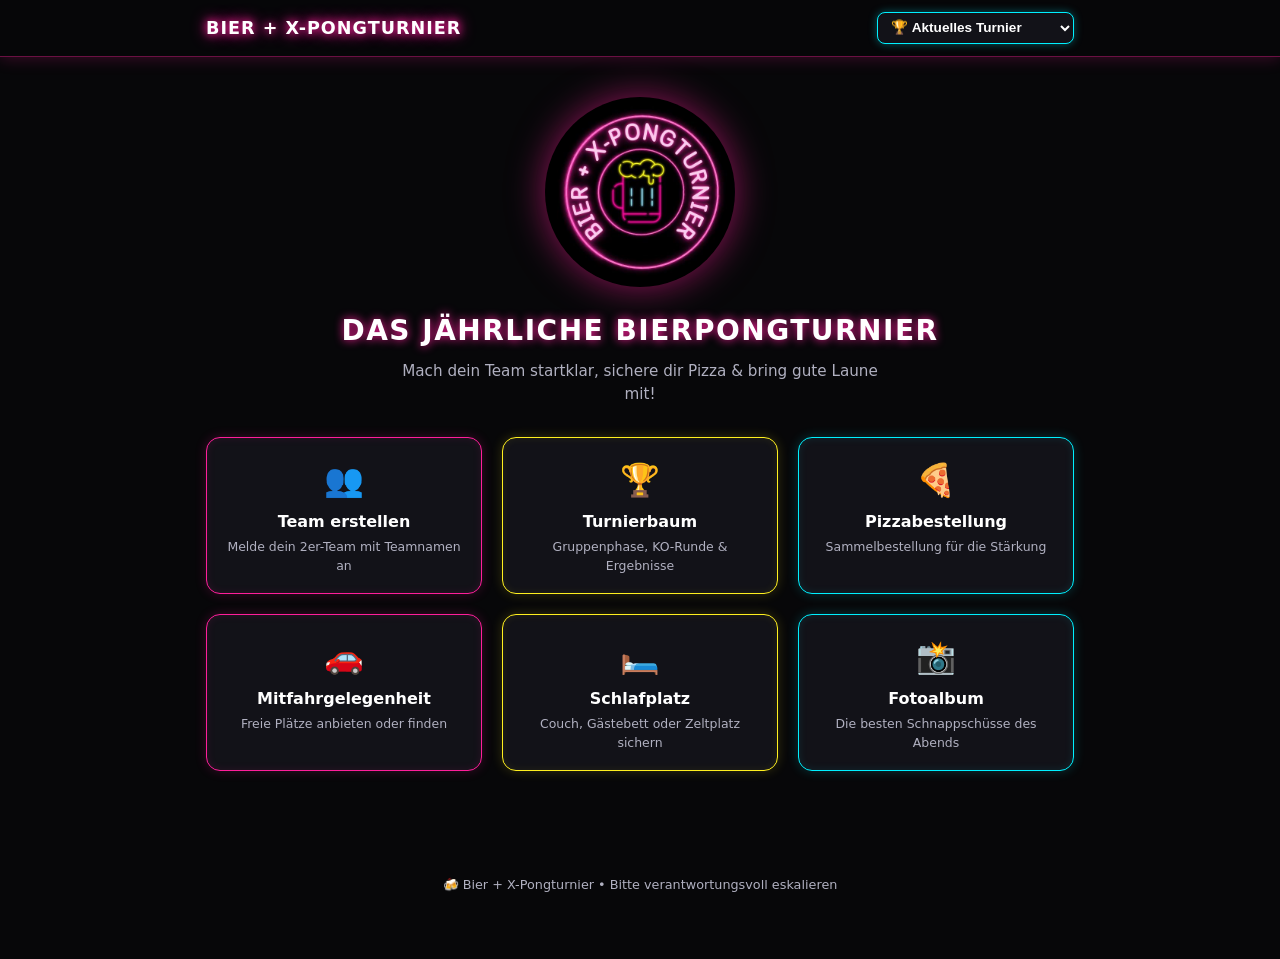
<file: index.html>
<!doctype html>
<html lang="de">
  <head>
    <meta charset="UTF-8" />
    <!-- Wichtig für die korrekte Darstellung auf Smartphones -->
    <meta name="viewport" content="width=device-width, initial-scale=1.0" />
    <title>Bier + X-Pongturnier</title>
    <link rel="stylesheet" href="style.css" />
  </head>
  <body>
    <!-- Top-Navigation (bleibt beim Scrollen oben kleben) -->
    <header class="navbar">
      <div class="nav-top">
        <a href="#" class="brand">BIER + X-PONGTURNIER</a>

        <!-- Dropdown für vergangene Turniere -->
        <div class="archive-dropdown">
          <select
            id="year-select"
            aria-label="Turnierjahr wählen"
            onchange="switchYear(this.value)"
          >
            <option value="current">🏆 Aktuelles Turnier</option>
            <option value="2025">⏮️ Turnier 2025 (Archiv)</option>
            <option value="2024">⏮️ Turnier 2024 (Archiv)</option>
          </select>
        </div>
      </div>
    </header>

    <!-- Hauptinhalt -->
    <main class="container">
      <!-- Hero-Bereich mit deinem Logo -->
      <section class="hero">
        <img src="logo.png" alt="Bier + X-Pongturnier Logo" class="hero-logo" />
        <h1 id="tournament-title">Das jährliche Bierpongturnier</h1>
        <p id="tournament-subtitle" class="subtitle">
          Mach dein Team startklar, sichere dir Pizza & bring gute Laune mit!
        </p>
        <div id="archive-badge" class="archive-badge hidden">
          Archiv-Ansicht: Es sind nur noch Turnierbaum & Fotoalbum verfügbar.
        </div>
      </section>

      <!-- Schnellauswahl-Kacheln (Dashboard) -->
      <section class="dashboard-grid">
        <a href="team.html" class="card card-pink active-year-only">
          <span class="card-icon">👥</span>
          <h2>Team erstellen</h2>
          <p>Melde dein 2er-Team mit Teamnamen an</p>
        </a>

        <a href="bracket.html" class="card card-yellow">
          <span class="card-icon">🏆</span>
          <h2>Turnierbaum</h2>
          <p>Gruppenphase, KO-Runde & Ergebnisse</p>
        </a>

        <a href="pizza.html" class="card card-cyan active-year-only">
          <span class="card-icon">🍕</span>
          <h2>Pizzabestellung</h2>
          <p>Sammelbestellung für die Stärkung</p>
        </a>

        <a href="rides.html" class="card card-pink active-year-only">
          <span class="card-icon">🚗</span>
          <h2>Mitfahrgelegenheit</h2>
          <p>Freie Plätze anbieten oder finden</p>
        </a>

        <a href="sleep.html" class="card card-yellow active-year-only">
          <span class="card-icon">🛏️</span>
          <h2>Schlafplatz</h2>
          <p>Couch, Gästebett oder Zeltplatz sichern</p>
        </a>

        <a href="photos.html" class="card card-cyan">
          <span class="card-icon">📸</span>
          <h2>Fotoalbum</h2>
          <p>Die besten Schnappschüsse des Abends</p>
        </a>
      </section>
    </main>

    <footer>
      <p>🍻 Bier + X-Pongturnier • Bitte verantwortungsvoll eskalieren</p>
    </footer>

    <!-- Kleines Skript für den Wechsel zwischen aktuellem Turnier und vergangenen Jahren -->
    <script>
      function switchYear(year) {
        const activeOnlyElements =
          document.querySelectorAll(".active-year-only");
        const title = document.getElementById("tournament-title");
        const subtitle = document.getElementById("tournament-subtitle");
        const badge = document.getElementById("archive-badge");

        if (year === "current") {
          // Alle 6 Optionen anzeigen
          activeOnlyElements.forEach((el) => el.classList.remove("hidden"));
          title.textContent = "Das große Jahres-Turnier";
          subtitle.classList.remove("hidden");
          badge.classList.add("hidden");
        } else {
          // Nur Turnierbaum & Fotoalbum anzeigen
          activeOnlyElements.forEach((el) => el.classList.add("hidden"));
          title.textContent = "Turnier-Rückblick " + year;
          subtitle.classList.add("hidden");
          badge.classList.remove("hidden");
        }
      }
    </script>
  </body>
</html>
</file>
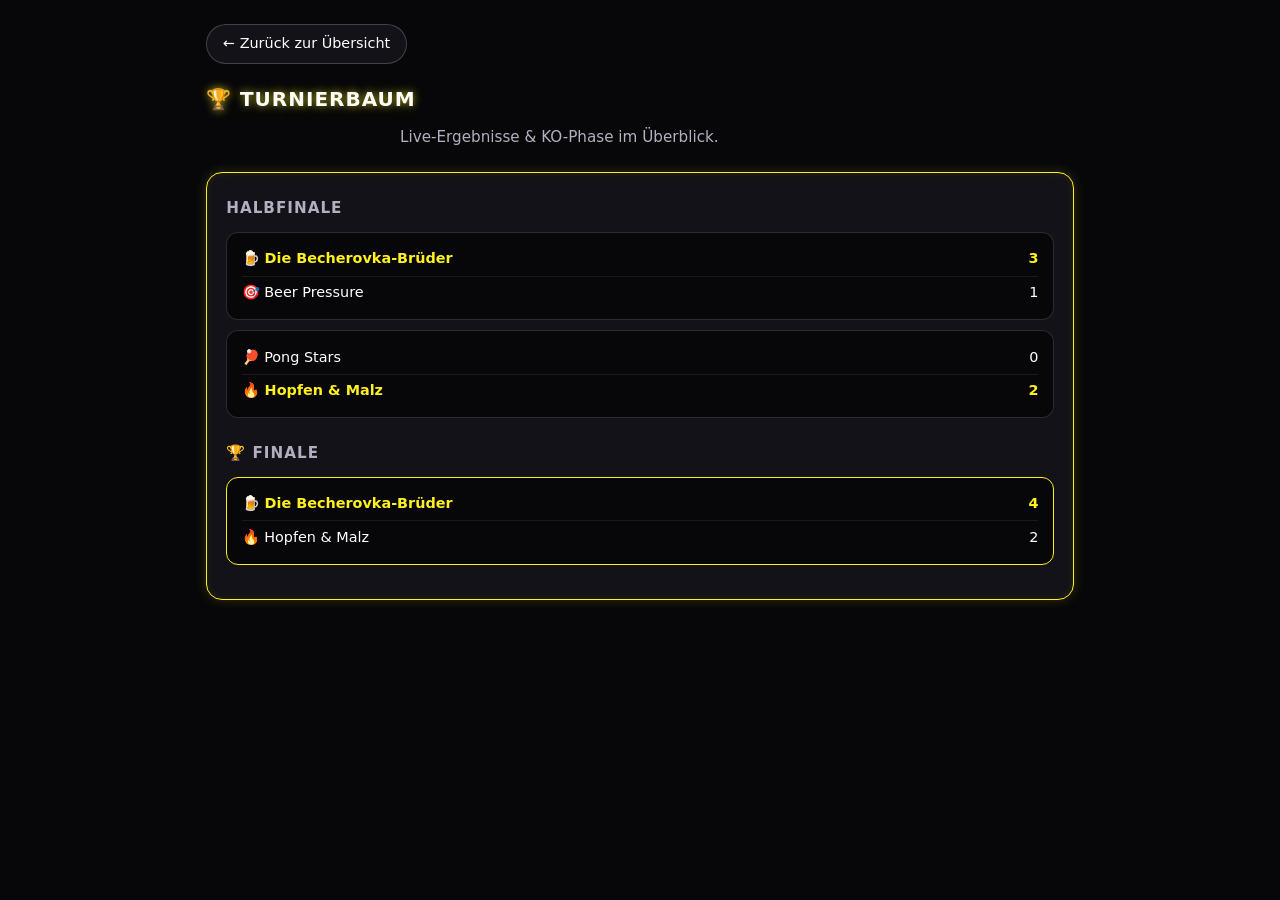
<file: bracket.html>
<!doctype html>
<html lang="de">
  <head>
    <meta charset="UTF-8" />
    <meta name="viewport" content="width=device-width, initial-scale=1.0" />
    <title>Turnierbaum | Bier + X-Pongturnier</title>
    <link rel="stylesheet" href="style.css" />
  </head>
  <body>
    <main class="container">
      <div class="subpage-header">
        <a href="index.html" class="back-btn">← Zurück zur Übersicht</a>
        <h1 id="page-title" class="section-title yellow-glow">
          🏆 Turnierbaum
        </h1>
        <p class="subtitle">Live-Ergebnisse & KO-Phase im Überblick.</p>
      </div>

      <section class="content-box card-yellow">
        <div class="bracket-round">
          <h3>Halbfinale</h3>
          <div class="match-card">
            <div class="match-team winner">
              <span>🍺 Die Becherovka-Brüder</span><span>3</span>
            </div>
            <div class="match-team">
              <span>🎯 Beer Pressure</span><span>1</span>
            </div>
          </div>
          <div class="match-card">
            <div class="match-team">
              <span>🏓 Pong Stars</span><span>0</span>
            </div>
            <div class="match-team winner">
              <span>🔥 Hopfen & Malz</span><span>2</span>
            </div>
          </div>
        </div>

        <div class="bracket-round" style="margin-bottom: 0">
          <h3>🏆 Finale</h3>
          <div class="match-card" style="border-color: var(--neon-yellow)">
            <div class="match-team winner">
              <span>🍺 Die Becherovka-Brüder</span><span>4</span>
            </div>
            <div class="match-team">
              <span>🔥 Hopfen & Malz</span><span>2</span>
            </div>
          </div>
        </div>
      </section>
    </main>

    <script>
      const params = new URLSearchParams(window.location.search);
      const year = params.get("year");
      if (year) {
        document.getElementById("page-title").textContent =
          "🏆 Turnierbaum " + year;
      }
    </script>
  </body>
</html>
</file>
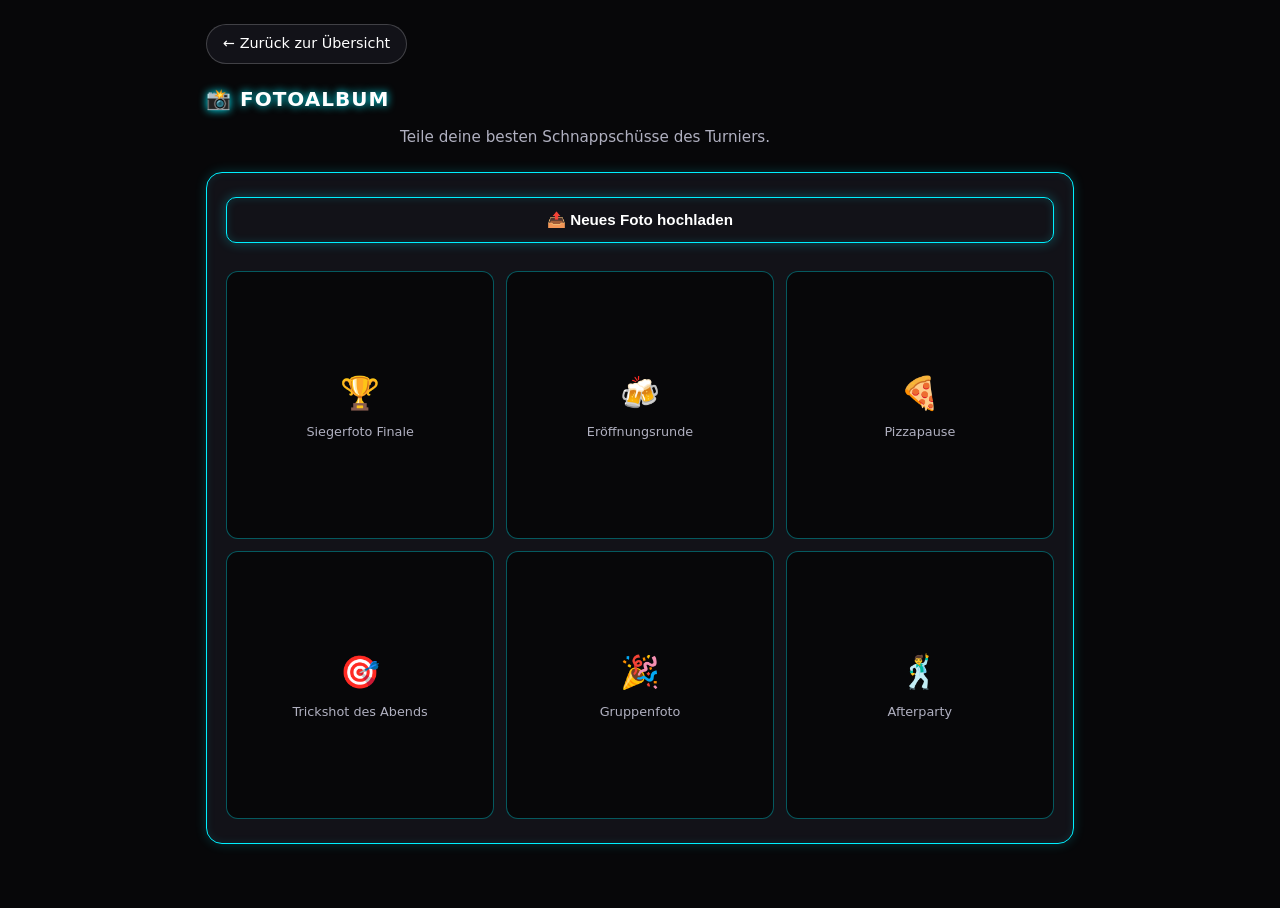
<file: photos.html>
<!doctype html>
<html lang="de">
  <head>
    <meta charset="UTF-8" />
    <meta name="viewport" content="width=device-width, initial-scale=1.0" />
    <title>Fotoalbum | Bier + X-Pongturnier</title>
    <link rel="stylesheet" href="style.css" />
  </head>
  <body>
    <main class="container">
      <div class="subpage-header">
        <a href="index.html" class="back-btn">← Zurück zur Übersicht</a>
        <h1 id="page-title" class="section-title cyan-glow">📸 Fotoalbum</h1>
        <p class="subtitle">Teile deine besten Schnappschüsse des Turniers.</p>
      </div>

      <section class="content-box card-cyan">
        <button
          id="upload-btn"
          class="btn-neon btn-cyan"
          style="margin-top: 0; margin-bottom: 0.75rem"
          onclick="
            alert(
              'Prototyp-Hinweis: Foto-Upload-Dialog würde sich hier öffnen!',
            )
          "
        >
          📤 Neues Foto hochladen
        </button>

        <div class="photo-grid">
          <div class="photo-placeholder">
            <span>🏆</span>
            Siegerfoto Finale
          </div>
          <div class="photo-placeholder">
            <span>🍻</span>
            Eröffnungsrunde
          </div>
          <div class="photo-placeholder">
            <span>🍕</span>
            Pizzapause
          </div>
          <div class="photo-placeholder">
            <span>🎯</span>
            Trickshot des Abends
          </div>
          <div class="photo-placeholder">
            <span>🎉</span>
            Gruppenfoto
          </div>
          <div class="photo-placeholder">
            <span>🕺</span>
            Afterparty
          </div>
        </div>
      </section>
    </main>

    <script>
      const params = new URLSearchParams(window.location.search);
      const year = params.get("year");
      if (year) {
        document.getElementById("page-title").textContent =
          "📸 Fotoalbum " + year;
        document.getElementById("upload-btn").classList.add("hidden");
      }
    </script>
  </body>
</html>
</file>
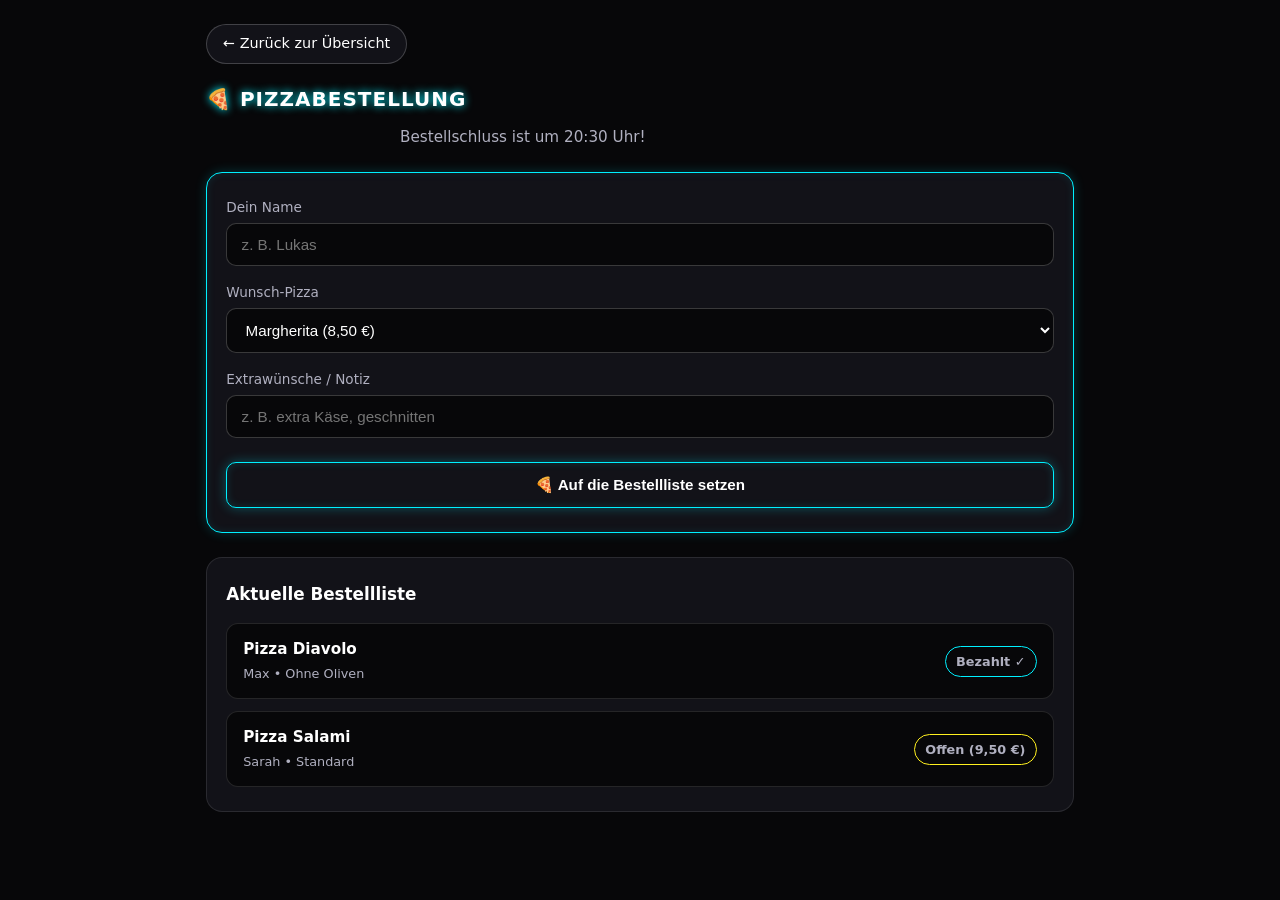
<file: pizza.html>
<!doctype html>
<html lang="de">
  <head>
    <meta charset="UTF-8" />
    <meta name="viewport" content="width=device-width, initial-scale=1.0" />
    <title>Pizzabestellung | Bier + X-Pongturnier</title>
    <link rel="stylesheet" href="style.css" />
  </head>
  <body>
    <main class="container">
      <div class="subpage-header">
        <a href="index.html" class="back-btn">← Zurück zur Übersicht</a>
        <h1 class="section-title cyan-glow">🍕 Pizzabestellung</h1>
        <p class="subtitle">Bestellschluss ist um 20:30 Uhr!</p>
      </div>

      <section class="content-box card-cyan" style="margin-bottom: 1.5rem">
        <div class="form-group">
          <label>Dein Name</label>
          <input type="text" class="input-field" placeholder="z. B. Lukas" />
        </div>
        <div class="form-group">
          <label>Wunsch-Pizza</label>
          <select class="input-field">
            <option>Margherita (8,50 €)</option>
            <option>Salami (9,50 €)</option>
            <option>Prosciutto e Funghi (10,00 €)</option>
            <option>Diavolo – scharf (10,50 €)</option>
          </select>
        </div>
        <div class="form-group">
          <label>Extrawünsche / Notiz</label>
          <input
            type="text"
            class="input-field"
            placeholder="z. B. extra Käse, geschnitten"
          />
        </div>
        <button
          class="btn-neon btn-cyan"
          onclick="
            alert('Prototyp-Hinweis: Pizza wurde zur Liste hinzugefügt!')
          "
        >
          🍕 Auf die Bestellliste setzen
        </button>
      </section>

      <section
        class="content-box"
        style="border: 1px solid rgba(255, 255, 255, 0.1)"
      >
        <h2 style="font-size: 1.05rem">Aktuelle Bestellliste</h2>
        <div class="dummy-list">
          <div class="list-item">
            <div>
              <strong>Pizza Diavolo</strong>
              <span>Max • Ohne Oliven</span>
            </div>
            <span class="badge badge-cyan">Bezahlt ✓</span>
          </div>
          <div class="list-item">
            <div>
              <strong>Pizza Salami</strong>
              <span>Sarah • Standard</span>
            </div>
            <span class="badge badge-yellow">Offen (9,50 €)</span>
          </div>
        </div>
      </section>
    </main>
  </body>
</html>
</file>
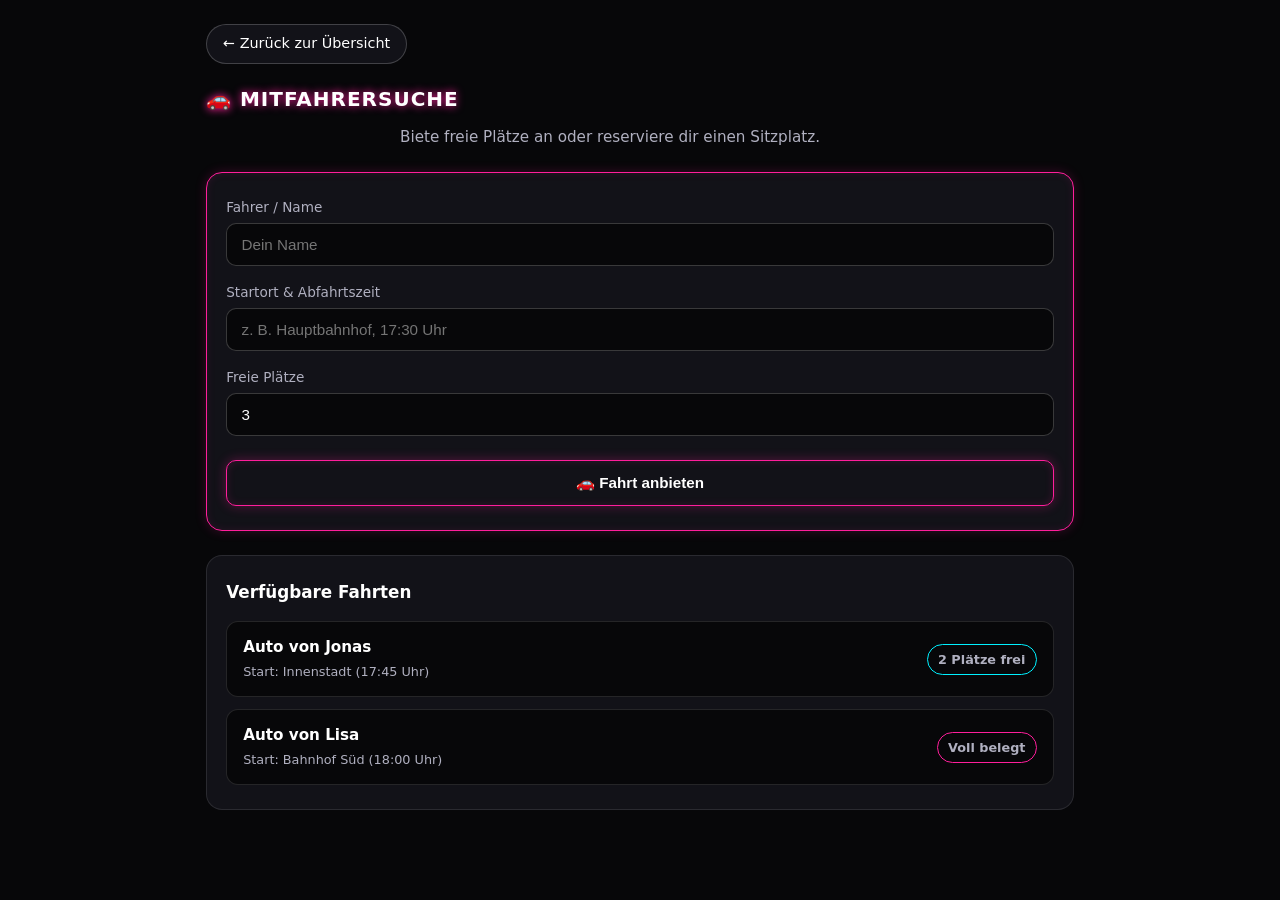
<file: rides.html>
<!doctype html>
<html lang="de">
  <head>
    <meta charset="UTF-8" />
    <meta name="viewport" content="width=device-width, initial-scale=1.0" />
    <title>Mitfahrersuche | Bier + X-Pongturnier</title>
    <link rel="stylesheet" href="style.css" />
  </head>
  <body>
    <main class="container">
      <div class="subpage-header">
        <a href="index.html" class="back-btn">← Zurück zur Übersicht</a>
        <h1 class="section-title pink-glow">🚗 Mitfahrersuche</h1>
        <p class="subtitle">
          Biete freie Plätze an oder reserviere dir einen Sitzplatz.
        </p>
      </div>

      <section class="content-box card-pink" style="margin-bottom: 1.5rem">
        <div class="form-group">
          <label>Fahrer / Name</label>
          <input type="text" class="input-field" placeholder="Dein Name" />
        </div>
        <div class="form-group">
          <label>Startort & Abfahrtszeit</label>
          <input
            type="text"
            class="input-field"
            placeholder="z. B. Hauptbahnhof, 17:30 Uhr"
          />
        </div>
        <div class="form-group">
          <label>Freie Plätze</label>
          <input type="number" class="input-field" value="3" min="1" max="8" />
        </div>
        <button
          class="btn-neon btn-pink"
          onclick="alert('Prototyp-Hinweis: Fahrtangebot eingetragen!')"
        >
          🚗 Fahrt anbieten
        </button>
      </section>

      <section
        class="content-box"
        style="border: 1px solid rgba(255, 255, 255, 0.1)"
      >
        <h2 style="font-size: 1.05rem">Verfügbare Fahrten</h2>
        <div class="dummy-list">
          <div class="list-item">
            <div>
              <strong>Auto von Jonas</strong>
              <span>Start: Innenstadt (17:45 Uhr)</span>
            </div>
            <span class="badge badge-cyan">2 Plätze frei</span>
          </div>
          <div class="list-item">
            <div>
              <strong>Auto von Lisa</strong>
              <span>Start: Bahnhof Süd (18:00 Uhr)</span>
            </div>
            <span class="badge badge-pink">Voll belegt</span>
          </div>
        </div>
      </section>
    </main>
  </body>
</html>
</file>
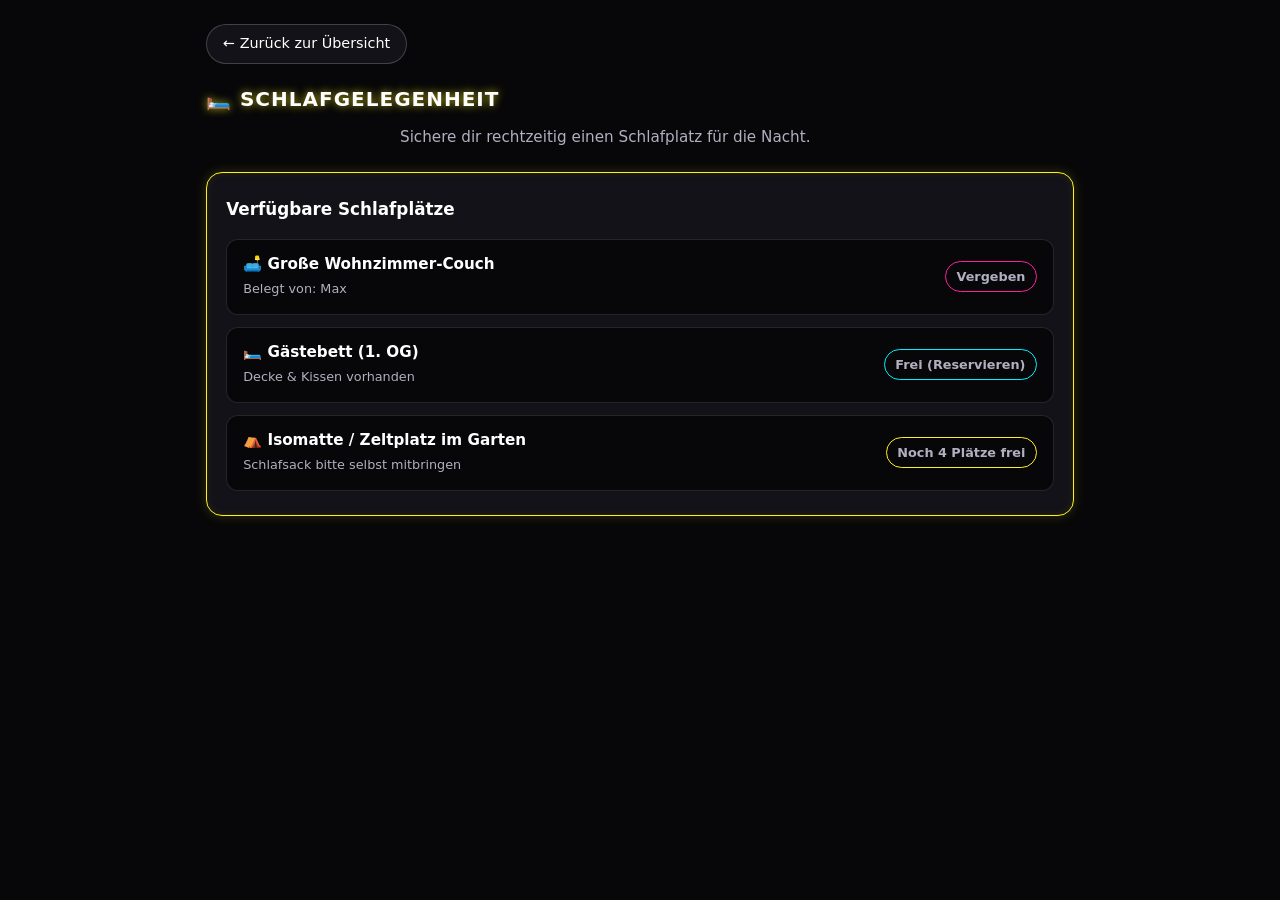
<file: sleep.html>
<!doctype html>
<html lang="de">
  <head>
    <meta charset="UTF-8" />
    <meta name="viewport" content="width=device-width, initial-scale=1.0" />
    <title>Schlafplatz | Bier + X-Pongturnier</title>
    <link rel="stylesheet" href="style.css" />
  </head>
  <body>
    <main class="container">
      <div class="subpage-header">
        <a href="index.html" class="back-btn">← Zurück zur Übersicht</a>
        <h1 class="section-title yellow-glow">🛏️ Schlafgelegenheit</h1>
        <p class="subtitle">
          Sichere dir rechtzeitig einen Schlafplatz für die Nacht.
        </p>
      </div>

      <section class="content-box card-yellow">
        <h2 style="font-size: 1.05rem">Verfügbare Schlafplätze</h2>
        <div class="dummy-list">
          <div class="list-item">
            <div>
              <strong>🛋️ Große Wohnzimmer-Couch</strong>
              <span>Belegt von: Max</span>
            </div>
            <span class="badge badge-pink">Vergeben</span>
          </div>
          <div class="list-item">
            <div>
              <strong>🛏️ Gästebett (1. OG)</strong>
              <span>Decke & Kissen vorhanden</span>
            </div>
            <span
              class="badge badge-cyan"
              style="cursor: pointer"
              onclick="alert('Prototyp-Hinweis: Schlafplatz reserviert!')"
              >Frei (Reservieren)</span
            >
          </div>
          <div class="list-item">
            <div>
              <strong>⛺ Isomatte / Zeltplatz im Garten</strong>
              <span>Schlafsack bitte selbst mitbringen</span>
            </div>
            <span
              class="badge badge-yellow"
              style="cursor: pointer"
              onclick="alert('Prototyp-Hinweis: Platz reserviert!')"
              >Noch 4 Plätze frei</span
            >
          </div>
        </div>
      </section>
    </main>
  </body>
</html>
</file>
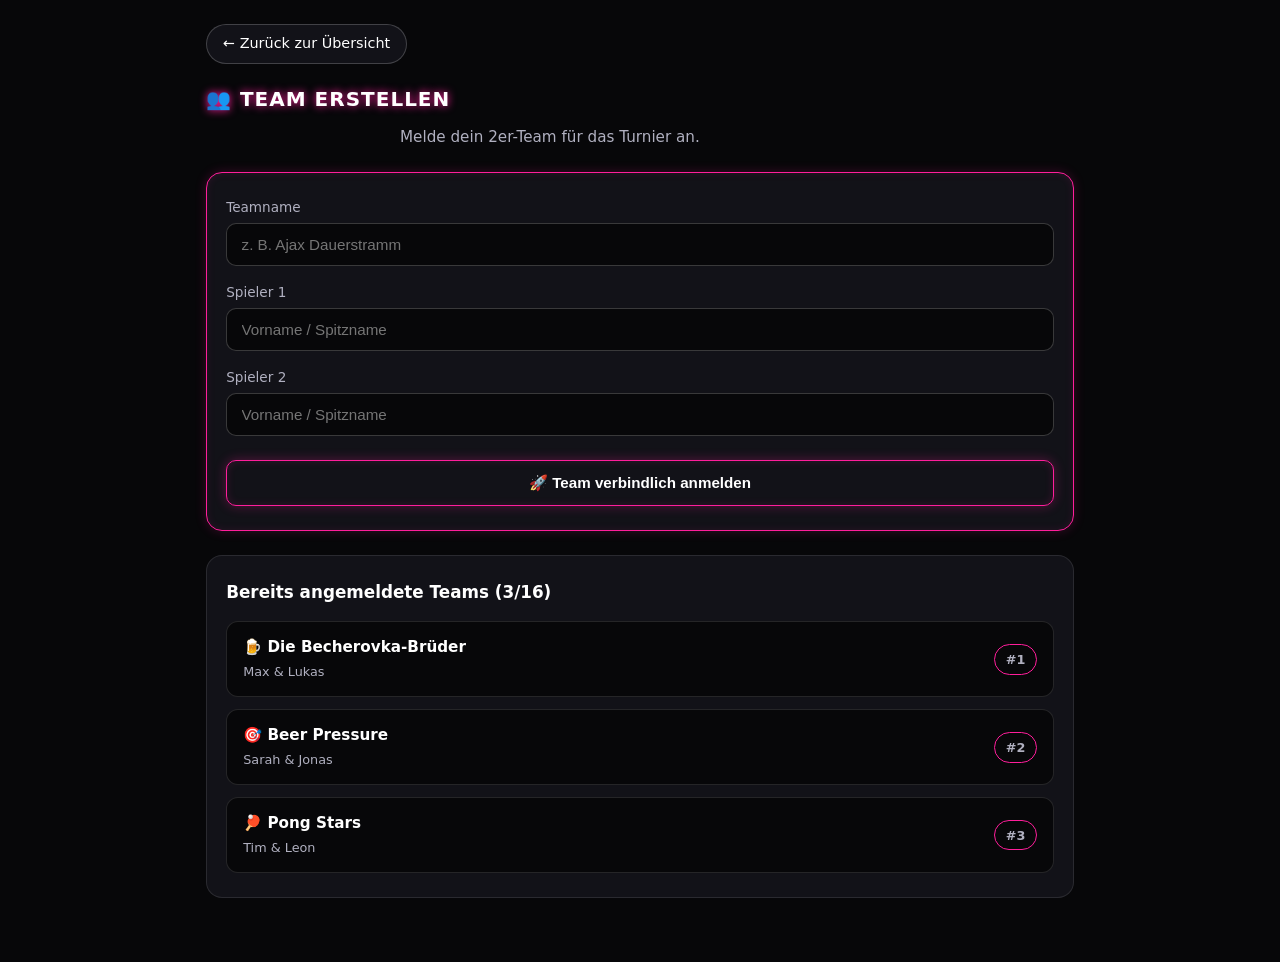
<file: team.html>
<!doctype html>
<html lang="de">
  <head>
    <meta charset="UTF-8" />
    <meta name="viewport" content="width=device-width, initial-scale=1.0" />
    <title>Team erstellen | Bier + X-Pongturnier</title>
    <link rel="stylesheet" href="style.css" />
  </head>
  <body>
    <main class="container">
      <div class="subpage-header">
        <a href="index.html" class="back-btn">← Zurück zur Übersicht</a>
        <h1 class="section-title pink-glow">👥 Team erstellen</h1>
        <p class="subtitle">Melde dein 2er-Team für das Turnier an.</p>
      </div>

      <section class="content-box card-pink" style="margin-bottom: 1.5rem">
        <div class="form-group">
          <label>Teamname</label>
          <input
            type="text"
            class="input-field"
            placeholder="z. B. Ajax Dauerstramm"
          />
        </div>
        <div class="form-group">
          <label>Spieler 1</label>
          <input
            type="text"
            class="input-field"
            placeholder="Vorname / Spitzname"
          />
        </div>
        <div class="form-group">
          <label>Spieler 2</label>
          <input
            type="text"
            class="input-field"
            placeholder="Vorname / Spitzname"
          />
        </div>
        <button
          class="btn-neon btn-pink"
          onclick="
            alert('Prototyp-Hinweis: Team würde hier gespeichert werden!')
          "
        >
          🚀 Team verbindlich anmelden
        </button>
      </section>

      <section
        class="content-box"
        style="border: 1px solid rgba(255, 255, 255, 0.1)"
      >
        <h2 style="font-size: 1.05rem">Bereits angemeldete Teams (3/16)</h2>
        <div class="dummy-list">
          <div class="list-item">
            <div>
              <strong>🍺 Die Becherovka-Brüder</strong>
              <span>Max & Lukas</span>
            </div>
            <span class="badge badge-pink">#1</span>
          </div>
          <div class="list-item">
            <div>
              <strong>🎯 Beer Pressure</strong>
              <span>Sarah & Jonas</span>
            </div>
            <span class="badge badge-pink">#2</span>
          </div>
          <div class="list-item">
            <div>
              <strong>🏓 Pong Stars</strong>
              <span>Tim & Leon</span>
            </div>
            <span class="badge badge-pink">#3</span>
          </div>
        </div>
      </section>
    </main>
  </body>
</html>
</file>
<file: style.css>
/* === Farbvariablen passend zum Neon-Logo === */
:root {
  --bg-dark: #070709;
  --bg-card: #121218;
  --neon-pink: #ff1e9b;
  --neon-yellow: #fff01f;
  --neon-cyan: #00f0ff;
  --text-main: #ffffff;
  --text-muted: #b0b0c0;
}

* {
  box-sizing: border-box;
  margin: 0;
  padding: 0;
}

html {
  scroll-behavior: smooth;
}

body {
  background-color: var(--bg-dark);
  color: var(--text-main);
  font-family:
    system-ui,
    -apple-system,
    BlinkMacSystemFont,
    "Segoe UI",
    Roboto,
    sans-serif;
  line-height: 1.5;
  padding-bottom: 3rem;
}

.hidden {
  display: none !important;
}

/* === Sticky Navigation (Mobile First) === */
.navbar {
  position: sticky;
  top: 0;
  z-index: 100;
  background: rgba(7, 7, 9, 0.92);
  backdrop-filter: blur(10px);
  border-bottom: 1px solid rgba(255, 30, 155, 0.4);
  box-shadow: 0 2px 15px rgba(255, 30, 155, 0.2);
}

.nav-top {
  display: flex;
  justify-content: space-between;
  align-items: center;
  padding: 0.75rem 1rem;
  max-width: 900px;
  margin: 0 auto;
}

.brand {
  color: #fff;
  text-decoration: none;
  font-weight: 800;
  letter-spacing: 1px;
  font-size: 1.1rem;
  text-shadow:
    0 0 8px var(--neon-pink),
    0 0 16px var(--neon-pink);
}

/* Dropdown für vergangene Turniere */
.archive-dropdown select {
  background-color: var(--bg-card);
  color: var(--text-main);
  border: 1px solid var(--neon-cyan);
  box-shadow: 0 0 8px rgba(0, 240, 255, 0.35);
  padding: 0.4rem 0.6rem;
  border-radius: 8px;
  font-size: 0.85rem;
  font-weight: 600;
  outline: none;
  cursor: pointer;
}

/* Horizontale Schnell-Navigation (wischbar auf dem Smartphone) */
.quick-nav {
  display: flex;
  gap: 0.5rem;
  overflow-x: auto;
  padding: 0.5rem 1rem 0.75rem;
  max-width: 900px;
  margin: 0 auto;
  scrollbar-width: none; /* Versteckt Scrollbalken in Firefox */
}

.quick-nav::-webkit-scrollbar {
  display: none; /* Versteckt Scrollbalken in Chrome/Safari */
}

.quick-nav a {
  flex: 0 0 auto;
  text-decoration: none;
  color: var(--text-main);
  background: var(--bg-card);
  border: 1px solid rgba(255, 255, 255, 0.15);
  padding: 0.4rem 0.85rem;
  border-radius: 999px;
  font-size: 0.85rem;
  font-weight: 500;
  transition: all 0.2s ease;
}

.quick-nav a:hover,
.quick-nav a:active {
  border-color: var(--neon-pink);
  box-shadow: 0 0 10px rgba(255, 30, 155, 0.5);
}

/* === Hauptcontainer & Hero === */
.container {
  max-width: 900px;
  margin: 0 auto;
  padding: 1rem;
}

.hero {
  text-align: center;
  padding: 1.5rem 0.5rem 2rem;
}

.hero-logo {
  width: 190px;
  height: 190px;
  object-fit: contain;
  border-radius: 50%;
  margin-bottom: 1rem;
  filter: drop-shadow(0 0 18px rgba(255, 30, 155, 0.55));
}

.hero h1 {
  font-size: 1.75rem;
  text-transform: uppercase;
  letter-spacing: 1.5px;
  margin-bottom: 0.5rem;
  text-shadow: 0 0 10px var(--neon-pink);
}

.subtitle {
  color: var(--text-muted);
  font-size: 0.95rem;
  max-width: 480px;
  margin: 0 auto;
}

.archive-badge {
  display: inline-block;
  margin-top: 0.75rem;
  padding: 0.5rem 1rem;
  border-radius: 8px;
  background: rgba(255, 240, 31, 0.1);
  border: 1px solid var(--neon-yellow);
  color: var(--neon-yellow);
  font-size: 0.9rem;
  box-shadow: 0 0 12px rgba(255, 240, 31, 0.25);
}

/* === Dashboard Kacheln (Mobile: 2 Spalten, Tablet/PC: 3 Spalten) === */
.dashboard-grid {
  display: grid;
  grid-template-columns: repeat(2, 1fr);
  gap: 0.9rem;
  margin-bottom: 2.5rem;
}

@media (min-width: 650px) {
  .dashboard-grid {
    grid-template-columns: repeat(3, 1fr);
    gap: 1.25rem;
  }
}

.card {
  background: var(--bg-card);
  border-radius: 14px;
  padding: 1.1rem 0.9rem;
  text-decoration: none;
  color: var(--text-main);
  display: flex;
  flex-direction: column;
  align-items: center;
  text-align: center;
  transition:
    transform 0.2s ease,
    box-shadow 0.2s ease;
}

.card:active,
.card:hover {
  transform: translateY(-3px);
}

.card-icon {
  font-size: 2rem;
  margin-bottom: 0.4rem;
}

.card h2 {
  font-size: 1rem;
  margin-bottom: 0.25rem;
}

.card p {
  font-size: 0.78rem;
  color: var(--text-muted);
}

/* Neon-Ränder der Kacheln */
.card-pink {
  border: 1px solid var(--neon-pink);
  box-shadow:
    0 0 12px rgba(255, 30, 155, 0.2),
    inset 0 0 8px rgba(255, 30, 155, 0.1);
}
.card-yellow {
  border: 1px solid var(--neon-yellow);
  box-shadow:
    0 0 12px rgba(255, 240, 31, 0.18),
    inset 0 0 8px rgba(255, 240, 31, 0.08);
}
.card-cyan {
  border: 1px solid var(--neon-cyan);
  box-shadow:
    0 0 12px rgba(0, 240, 255, 0.2),
    inset 0 0 8px rgba(0, 240, 255, 0.1);
}

/* === Einzelne Sektionen === */
.content-section {
  background: var(--bg-card);
  border: 1px solid rgba(255, 255, 255, 0.1);
  border-radius: 16px;
  padding: 1.5rem 1.2rem;
  margin-bottom: 1.5rem;
  /* Sorgt dafür, dass die sticky Navbar beim Springen die Überschrift nicht verdeckt */
  scroll-margin-top: 115px;
}

.section-title {
  font-size: 1.25rem;
  margin-bottom: 0.75rem;
  text-transform: uppercase;
  letter-spacing: 1px;
}

.pink-glow {
  text-shadow: 0 0 8px var(--neon-pink);
}
.yellow-glow {
  text-shadow: 0 0 8px rgba(255, 240, 31, 0.7);
}
.cyan-glow {
  text-shadow: 0 0 8px var(--neon-cyan);
}

.placeholder-text {
  color: var(--text-muted);
  font-size: 0.9rem;
}

footer {
  text-align: center;
  color: var(--text-muted);
  font-size: 0.8rem;
  margin-top: 2rem;
  padding: 1rem;
}

/* === Styling für die Unterseiten === */
.subpage-header {
  margin-top: 0.5rem;
  margin-bottom: 1.5rem;
}

.back-btn {
  display: inline-block;
  color: var(--text-main);
  text-decoration: none;
  background: var(--bg-card);
  border: 1px solid rgba(255, 255, 255, 0.2);
  padding: 0.5rem 1rem;
  border-radius: 999px;
  font-size: 0.9rem;
  margin-bottom: 1.25rem;
  transition: all 0.2s ease;
}

.back-btn:hover,
.back-btn:active {
  border-color: var(--neon-cyan);
  box-shadow: 0 0 10px rgba(0, 240, 255, 0.4);
}

.content-box {
  background: var(--bg-card);
  border-radius: 16px;
  padding: 1.5rem 1.2rem;
}

/* === Klick-Dummy Komponenten (Formulare, Listen, Turnierbaum, Fotos) === */
.form-group {
  margin-bottom: 1rem;
  text-align: left;
}

.form-group label {
  display: block;
  font-size: 0.85rem;
  color: var(--text-muted);
  margin-bottom: 0.35rem;
}

.input-field {
  width: 100%;
  padding: 0.75rem 0.9rem;
  background: var(--bg-dark);
  border: 1px solid rgba(255, 255, 255, 0.2);
  border-radius: 10px;
  color: var(--text-main);
  font-size: 0.95rem;
  outline: none;
}

.input-field:focus {
  border-color: var(--neon-cyan);
  box-shadow: 0 0 8px rgba(0, 240, 255, 0.3);
}

.btn-neon {
  width: 100%;
  padding: 0.8rem 1rem;
  border-radius: 10px;
  font-weight: 700;
  font-size: 0.95rem;
  cursor: pointer;
  background: transparent;
  color: var(--text-main);
  margin-top: 0.5rem;
  transition: all 0.2s ease;
}

.btn-pink {
  border: 1px solid var(--neon-pink);
  box-shadow:
    0 0 12px rgba(255, 30, 155, 0.3),
    inset 0 0 8px rgba(255, 30, 155, 0.15);
}

.btn-yellow {
  border: 1px solid var(--neon-yellow);
  box-shadow:
    0 0 12px rgba(255, 240, 31, 0.25),
    inset 0 0 8px rgba(255, 240, 31, 0.1);
}

.btn-cyan {
  border: 1px solid var(--neon-cyan);
  box-shadow:
    0 0 12px rgba(0, 240, 255, 0.3),
    inset 0 0 8px rgba(0, 240, 255, 0.15);
}

/* Listen-Einträge (Teams, Pizza, Mitfahrer, Schlafen) */
.dummy-list {
  display: flex;
  flex-direction: column;
  gap: 0.75rem;
  margin-top: 1rem;
}

.list-item {
  background: var(--bg-dark);
  border: 1px solid rgba(255, 255, 255, 0.12);
  border-radius: 12px;
  padding: 0.85rem 1rem;
  display: flex;
  justify-content: space-between;
  align-items: center;
  gap: 0.75rem;
}

.list-item strong {
  display: block;
  font-size: 0.95rem;
}

.list-item span {
  font-size: 0.8rem;
  color: var(--text-muted);
}

.badge {
  padding: 0.3rem 0.65rem;
  border-radius: 999px;
  font-size: 0.75rem;
  font-weight: 700;
  white-space: nowrap;
}

.badge-pink {
  border: 1px solid var(--neon-pink);
  color: var(--neon-pink);
}
.badge-yellow {
  border: 1px solid var(--neon-yellow);
  color: var(--neon-yellow);
}
.badge-cyan {
  border: 1px solid var(--neon-cyan);
  color: var(--neon-cyan);
}

/* Turnierbaum (Bracket) */
.bracket-round {
  margin-bottom: 1.5rem;
}

.bracket-round h3 {
  font-size: 0.95rem;
  color: var(--text-muted);
  text-transform: uppercase;
  letter-spacing: 1px;
  margin-bottom: 0.75rem;
}

.match-card {
  background: var(--bg-dark);
  border: 1px solid rgba(255, 255, 255, 0.15);
  border-radius: 12px;
  padding: 0.6rem 0.9rem;
  margin-bottom: 0.65rem;
}

.match-team {
  display: flex;
  justify-content: space-between;
  padding: 0.35rem 0;
  font-size: 0.9rem;
}

.match-team:first-child {
  border-bottom: 1px solid rgba(255, 255, 255, 0.08);
}

.match-team.winner {
  color: var(--neon-yellow);
  font-weight: 700;
}

/* Foto-Grid */
.photo-grid {
  display: grid;
  grid-template-columns: repeat(2, 1fr);
  gap: 0.75rem;
  margin-top: 1rem;
}

@media (min-width: 650px) {
  .photo-grid {
    grid-template-columns: repeat(3, 1fr);
  }
}

.photo-placeholder {
  aspect-ratio: 1 / 1;
  background: var(--bg-dark);
  border: 1px solid rgba(0, 240, 255, 0.35);
  border-radius: 12px;
  display: flex;
  flex-direction: column;
  align-items: center;
  justify-content: center;
  padding: 0.75rem;
  text-align: center;
  font-size: 0.8rem;
  color: var(--text-muted);
}

.photo-placeholder span {
  font-size: 2rem;
  margin-bottom: 0.35rem;
}
</file>
